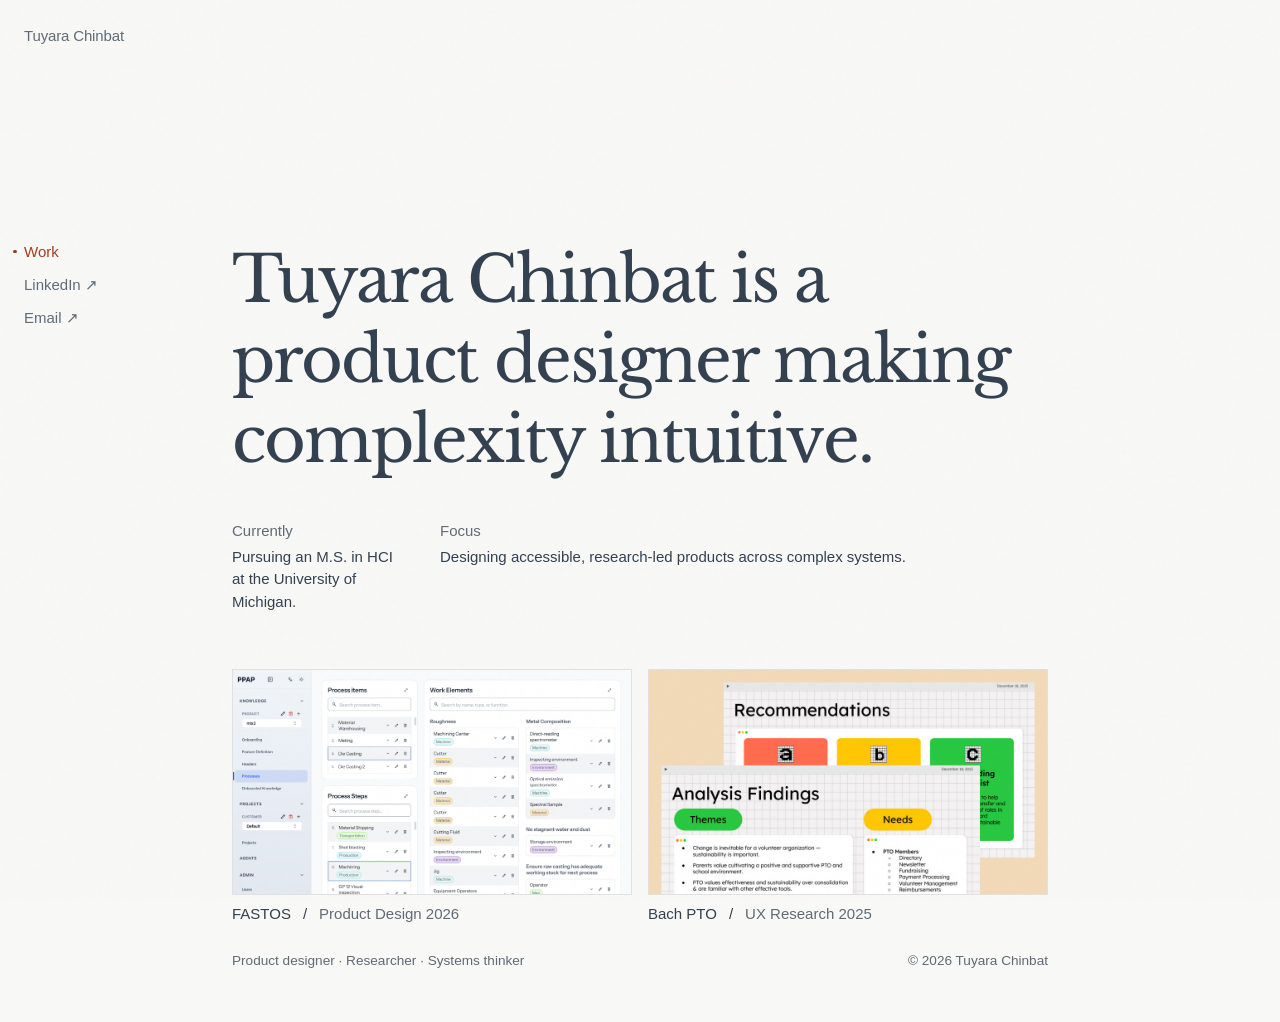
<file: index.html>
<!doctype html>
<html lang="en">
<head>
  <meta charset="utf-8">
  <meta name="viewport" content="width=device-width, initial-scale=1">
  <meta name="description" content="Tuyara Chinbat is a product designer and M.S. in HCI student at the University of Michigan.">
  <title>Tuyara Chinbat — Product Designer</title>
  <link rel="preconnect" href="https://fonts.googleapis.com">
  <link rel="preconnect" href="https://fonts.gstatic.com" crossorigin>
  <link href="https://fonts.googleapis.com/css2?family=Libre+Baskerville:wght@400&display=swap" rel="stylesheet">
  <link rel="stylesheet" href="styles.css">
</head>
<body>
  <a class="skip-link" href="#main">Skip to main content</a>

  <header class="site-header">
    <div class="shell header-inner">
      <a class="wordmark" href="index.html">Tuyara Chinbat</a>
      <nav aria-label="Primary navigation">
        <ul class="nav-list">
          <li><a href="#work" aria-current="page">Work</a></li>
          <li><a class="nav-action nav-action-secondary" href="https://www.linkedin.com/in/tuyara-chinbat/">LinkedIn <span aria-hidden="true">↗</span></a></li>
          <li><a class="nav-action" href="mailto:chtuyara@umich.edu">Email <span aria-hidden="true">↗</span></a></li>
        </ul>
      </nav>
    </div>
  </header>

  <main id="main" class="portfolio-main shell">
    <section class="portfolio-intro">
      <h1>Tuyara Chinbat is a product designer making complexity intuitive.</h1>
      <div class="profile-details">
        <div>
          <p class="detail-label">Currently</p>
          <p>Pursuing an M.S. in HCI<br>at the University of Michigan.</p>
        </div>
        <div>
          <p class="detail-label">Focus</p>
          <p>Designing accessible, research-led products across complex systems.</p>
        </div>
      </div>
    </section>

    <section class="project-grid" id="work">
      <h2 class="visually-hidden">Selected work</h2>
      <a class="project-tile" href="fastos.html">
        <img class="project-thumbnail" src="assets/fastos/dashboard.png" width="3840" height="2496" alt="FastOS process dashboard showing connected process items, steps, and work elements">
        <span class="project-caption"><strong>FASTOS</strong><span>/</span><span>Product Design 2026</span></span>
      </a>
      <a class="project-tile" href="bach-pto.html">
        <img class="project-thumbnail" src="assets/bach-pto/cover.jpg" width="3840" height="2496" alt="Bach PTO research presentation showing analysis findings and recommendations">
        <span class="project-caption"><strong>Bach PTO</strong><span>/</span><span>UX Research 2025</span></span>
      </a>
    </section>
  </main>

  <footer class="site-footer">
    <div class="shell footer-inner">
      <p>Product designer · Researcher · Systems thinker</p>
      <p>© 2026 Tuyara Chinbat</p>
    </div>
  </footer>
</body>
</html>
</file>
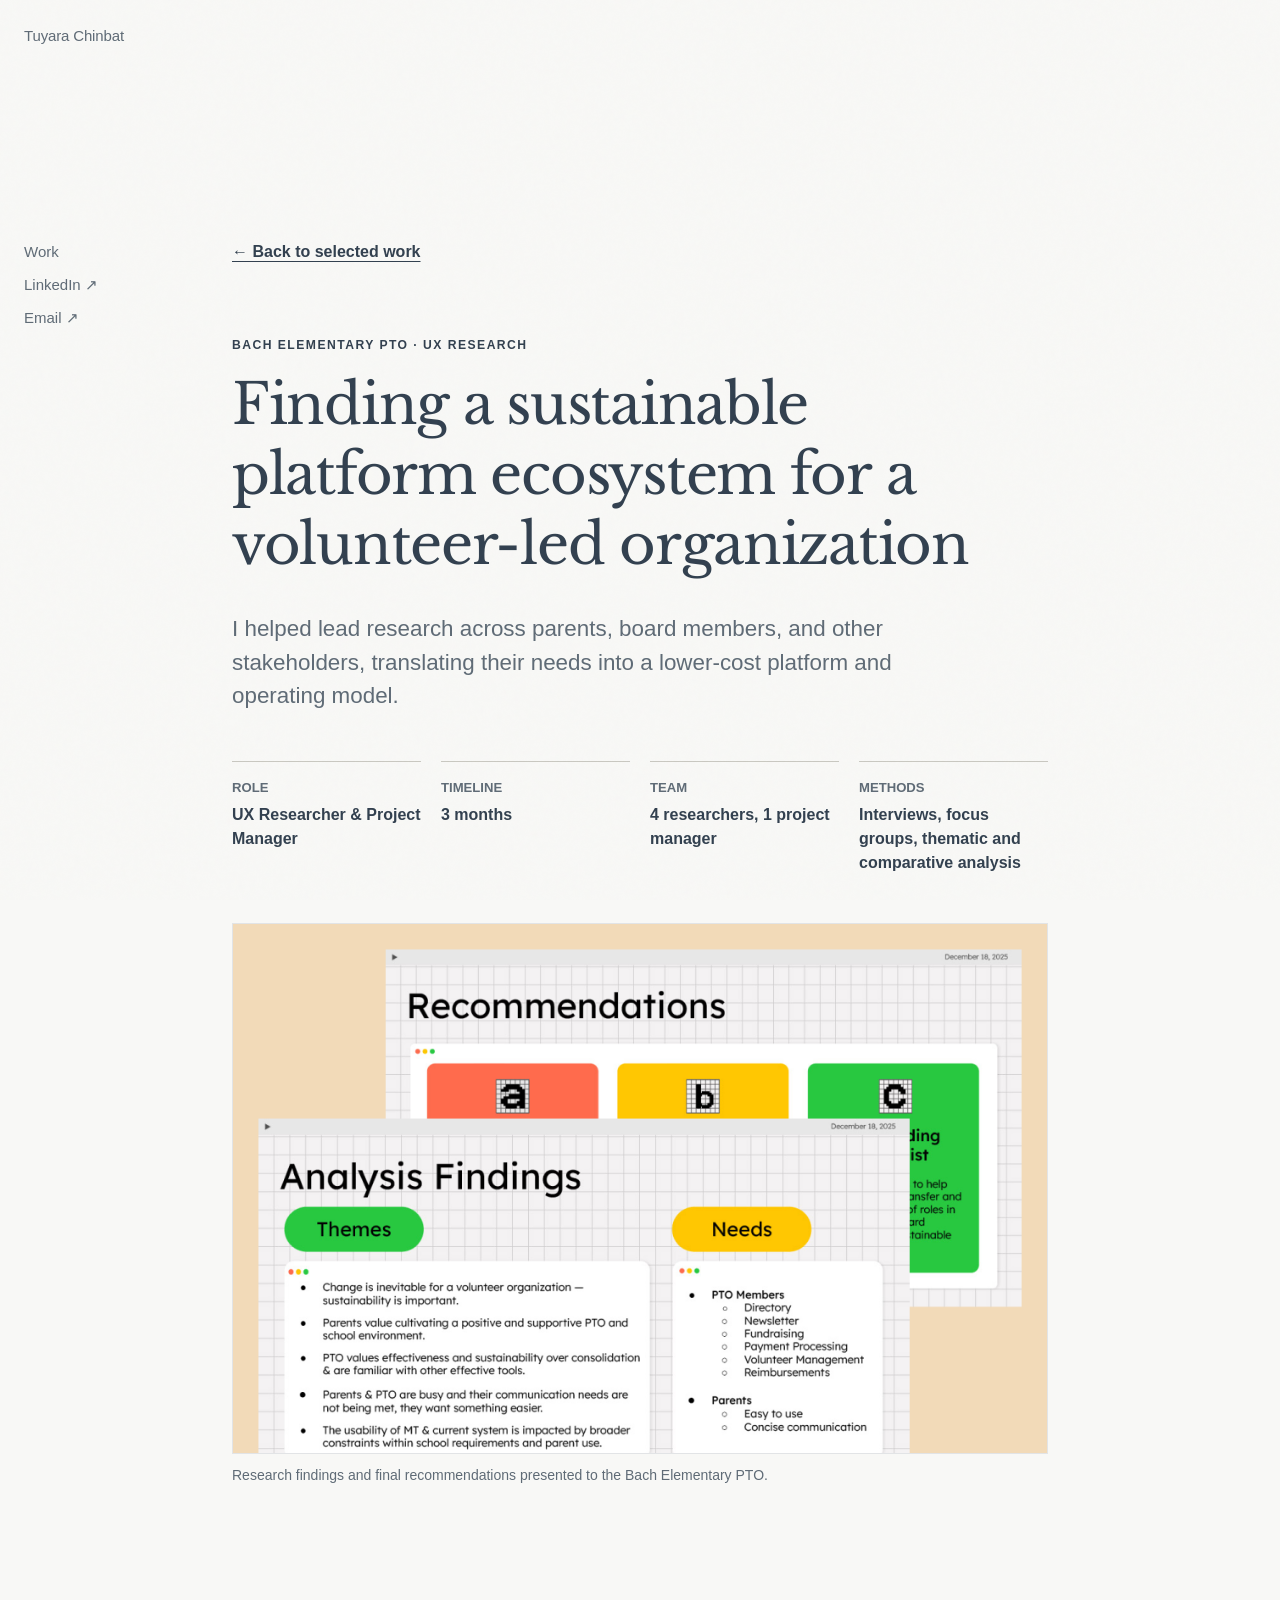
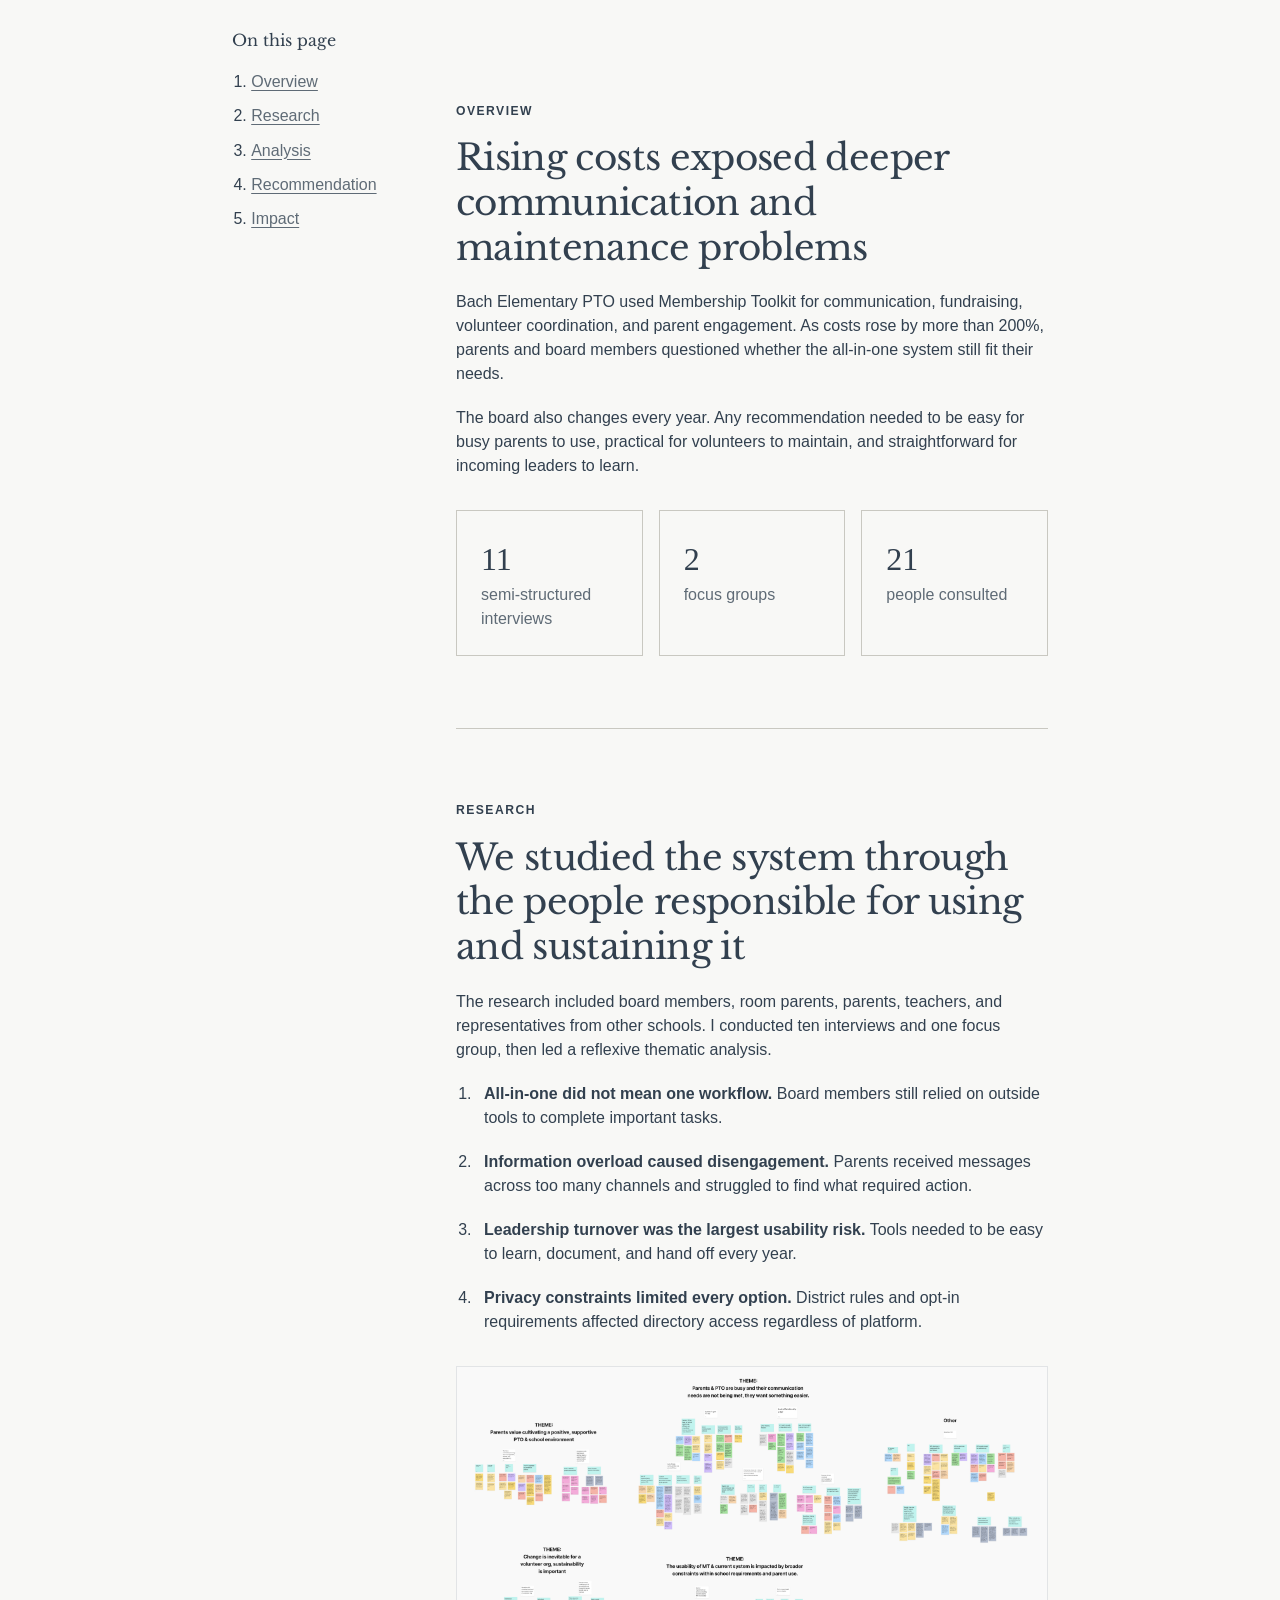
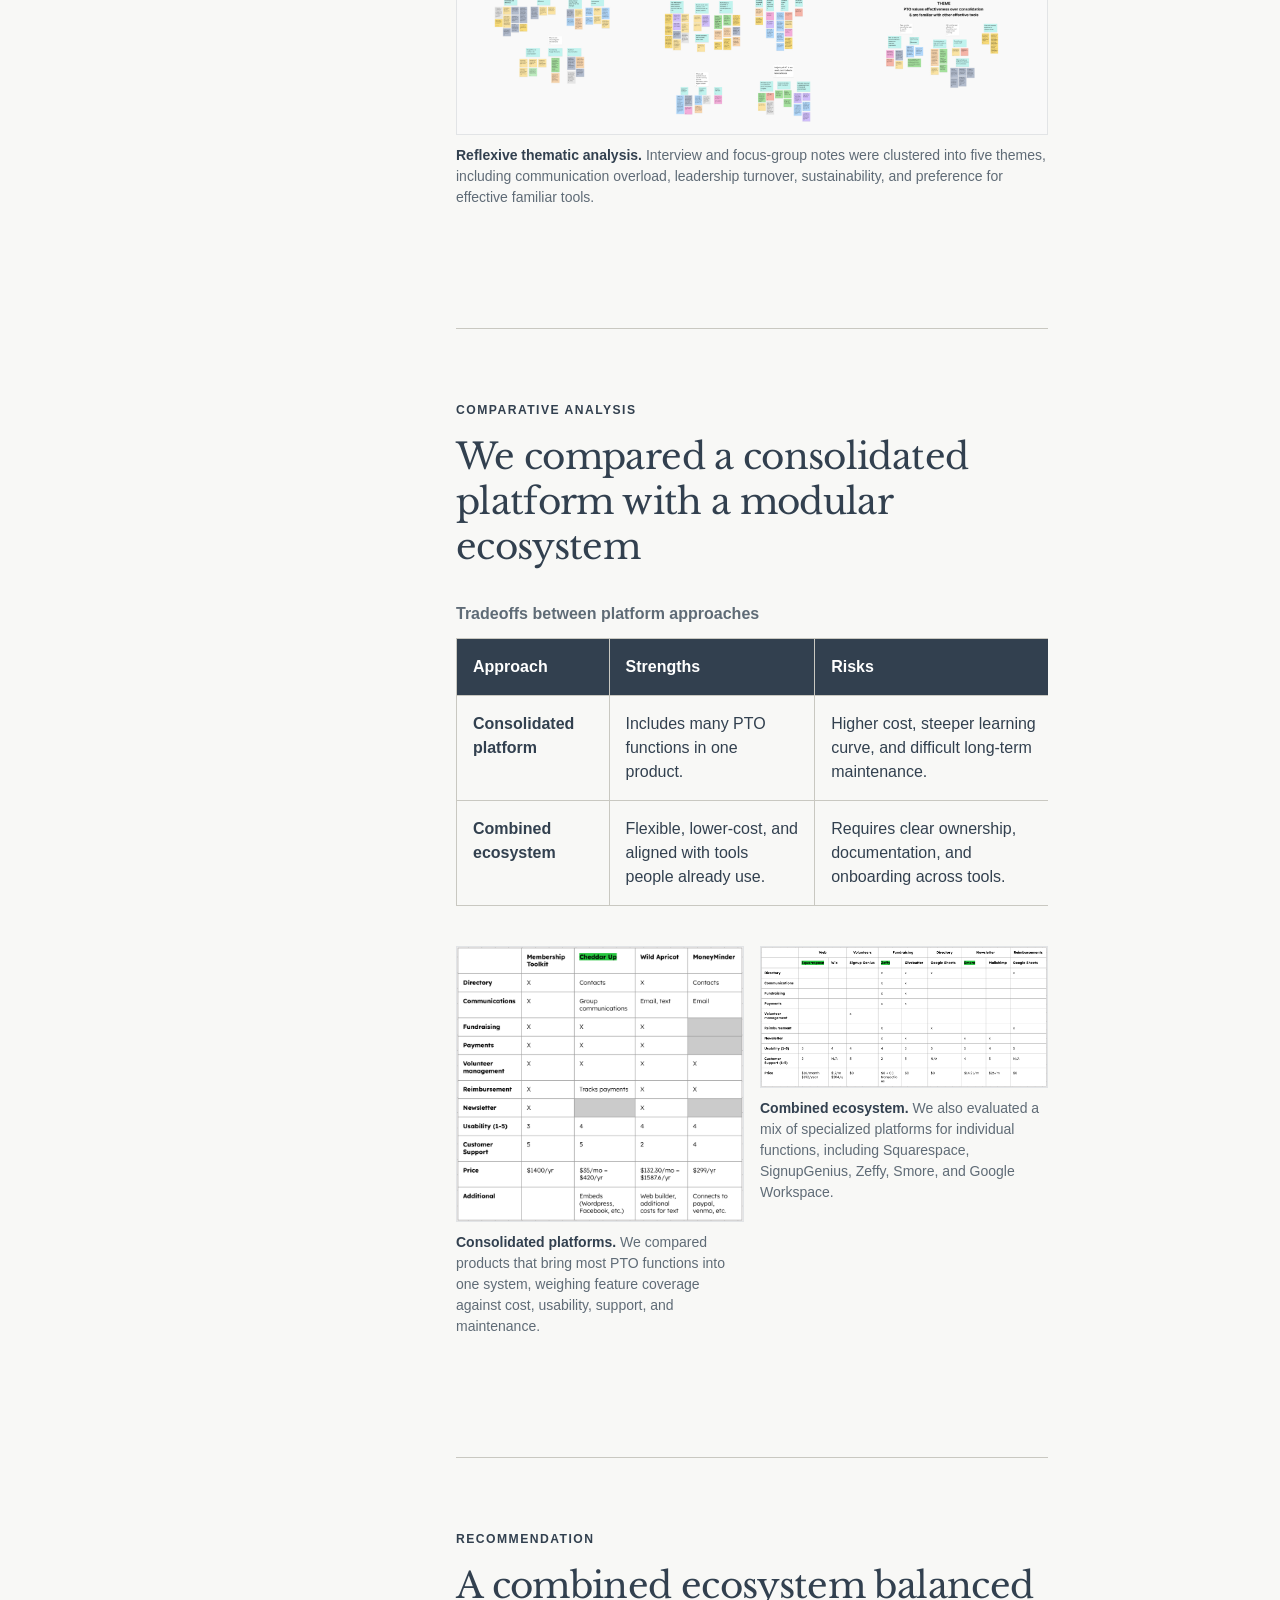
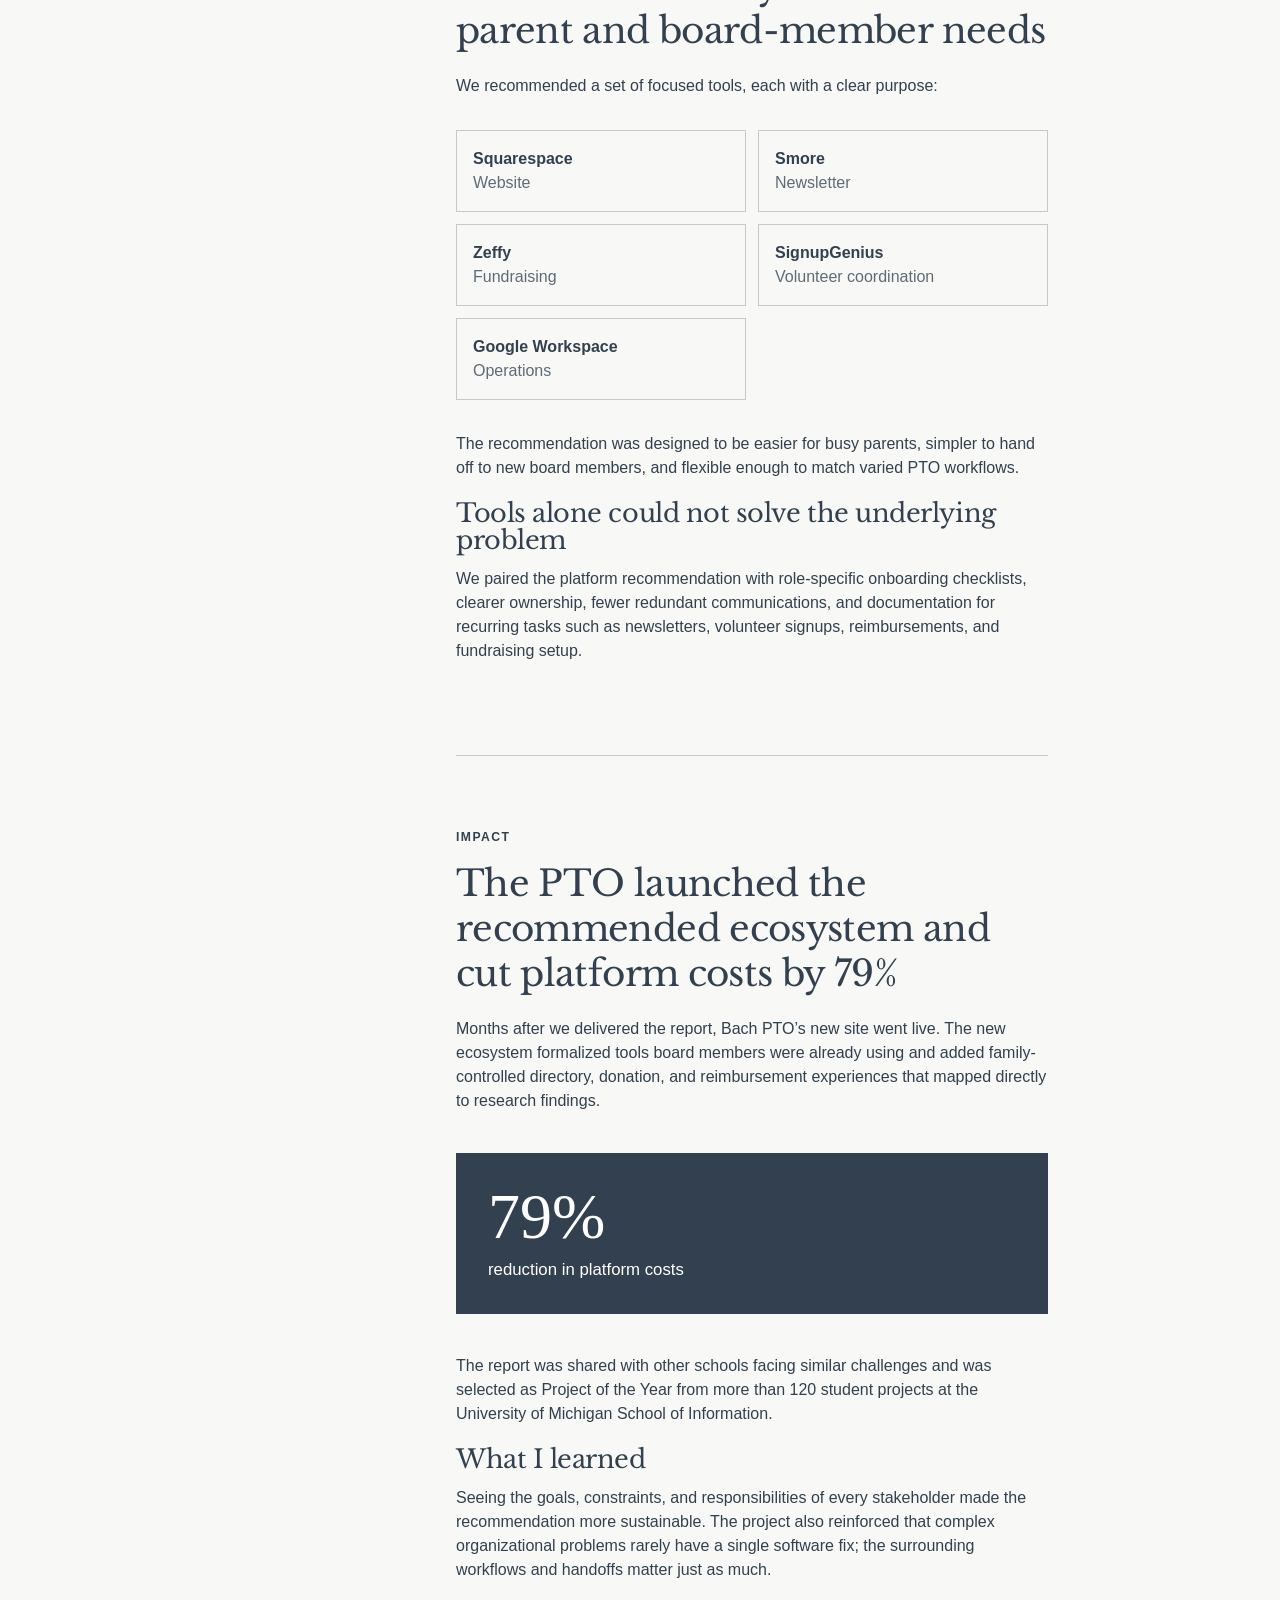
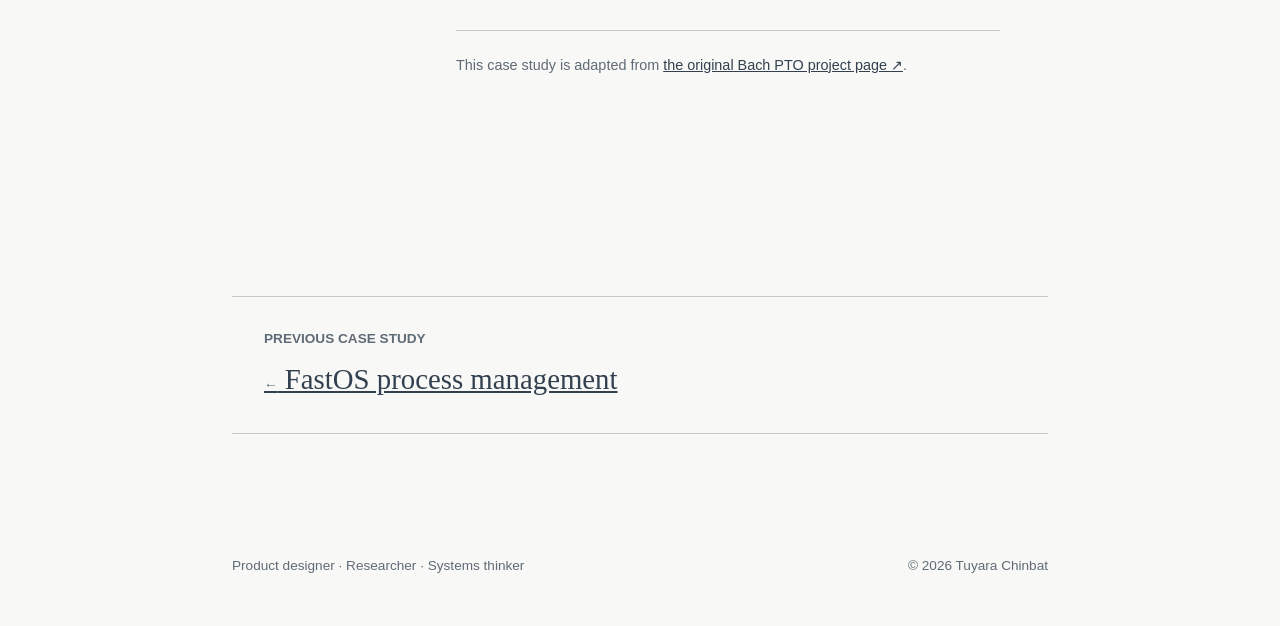
<file: bach-pto.html>
<!doctype html>
<html lang="en">
<head>
  <meta charset="utf-8">
  <meta name="viewport" content="width=device-width, initial-scale=1">
  <meta name="description" content="A UX research case study for the Bach Elementary PTO platform ecosystem.">
  <title>Bach PTO Platform Research — Tuyara Chinbat</title>
  <link rel="preconnect" href="https://fonts.googleapis.com">
  <link rel="preconnect" href="https://fonts.gstatic.com" crossorigin>
  <link href="https://fonts.googleapis.com/css2?family=Libre+Baskerville:wght@400&display=swap" rel="stylesheet">
  <link rel="stylesheet" href="styles.css">
</head>
<body>
  <a class="skip-link" href="#main">Skip to main content</a>

  <header class="site-header">
    <div class="shell header-inner">
      <a class="wordmark" href="index.html">Tuyara Chinbat</a>
      <nav aria-label="Primary navigation">
        <ul class="nav-list">
          <li><a href="index.html#work">Work</a></li>
          <li><a class="nav-action nav-action-secondary" href="https://www.linkedin.com/in/tuyara-chinbat/">LinkedIn <span aria-hidden="true">↗</span></a></li>
          <li><a class="nav-action" href="mailto:chtuyara@umich.edu">Email <span aria-hidden="true">↗</span></a></li>
        </ul>
      </nav>
    </div>
  </header>

  <main id="main">
    <header class="case-hero shell">
      <a class="back-link" href="index.html#work"><span aria-hidden="true">←</span> Back to selected work</a>
      <p class="eyebrow">Bach Elementary PTO · UX research</p>
      <h1>Finding a sustainable platform ecosystem for a volunteer-led organization</h1>
      <p class="case-lede">I helped lead research across parents, board members, and other stakeholders, translating their needs into a lower-cost platform and operating model.</p>
      <dl class="project-facts">
        <div><dt>Role</dt><dd>UX Researcher & Project Manager</dd></div>
        <div><dt>Timeline</dt><dd>3 months</dd></div>
        <div><dt>Team</dt><dd>4 researchers, 1 project manager</dd></div>
        <div><dt>Methods</dt><dd>Interviews, focus groups, thematic and comparative analysis</dd></div>
      </dl>
      <figure class="case-media case-media-hero">
        <img src="assets/bach-pto/cover.jpg" width="3840" height="2496" alt="Bach PTO research presentation with analysis findings and three recommendation cards">
        <figcaption>Research findings and final recommendations presented to the Bach Elementary PTO.</figcaption>
      </figure>
    </header>

    <div class="case-layout shell">
      <aside class="case-nav">
        <h2>On this page</h2>
        <nav aria-label="Case study sections">
          <ol>
            <li><a href="#overview">Overview</a></li>
            <li><a href="#research">Research</a></li>
            <li><a href="#analysis">Analysis</a></li>
            <li><a href="#recommendation">Recommendation</a></li>
            <li><a href="#impact">Impact</a></li>
          </ol>
        </nav>
      </aside>

      <article class="case-content">
        <section id="overview">
          <p class="eyebrow">Overview</p>
          <h2>Rising costs exposed deeper communication and maintenance problems</h2>
          <p>Bach Elementary PTO used Membership Toolkit for communication, fundraising, volunteer coordination, and parent engagement. As costs rose by more than 200%, parents and board members questioned whether the all-in-one system still fit their needs.</p>
          <p>The board also changes every year. Any recommendation needed to be easy for busy parents to use, practical for volunteers to maintain, and straightforward for incoming leaders to learn.</p>
          <div class="callout-grid three-up">
            <div><strong>11</strong><span>semi-structured interviews</span></div>
            <div><strong>2</strong><span>focus groups</span></div>
            <div><strong>21</strong><span>people consulted</span></div>
          </div>
        </section>

        <section id="research">
          <p class="eyebrow">Research</p>
          <h2>We studied the system through the people responsible for using and sustaining it</h2>
          <p>The research included board members, room parents, parents, teachers, and representatives from other schools. I conducted ten interviews and one focus group, then led a reflexive thematic analysis.</p>
          <ol class="insight-list">
            <li><strong>All-in-one did not mean one workflow.</strong> Board members still relied on outside tools to complete important tasks.</li>
            <li><strong>Information overload caused disengagement.</strong> Parents received messages across too many channels and struggled to find what required action.</li>
            <li><strong>Leadership turnover was the largest usability risk.</strong> Tools needed to be easy to learn, document, and hand off every year.</li>
            <li><strong>Privacy constraints limited every option.</strong> District rules and opt-in requirements affected directory access regardless of platform.</li>
          </ol>
          <figure class="case-media">
            <img src="assets/bach-pto/thematic-analysis.jpg" width="3723" height="2313" loading="lazy" alt="Thematic analysis board grouping interview notes into five themes about communication, sustainability, usability, community, and effective tools">
            <figcaption><strong>Reflexive thematic analysis.</strong> Interview and focus-group notes were clustered into five themes, including communication overload, leadership turnover, sustainability, and preference for effective familiar tools.</figcaption>
          </figure>
        </section>

        <section id="analysis">
          <p class="eyebrow">Comparative analysis</p>
          <h2>We compared a consolidated platform with a modular ecosystem</h2>
          <div class="table-wrap" tabindex="0">
            <table>
              <caption>Tradeoffs between platform approaches</caption>
              <thead><tr><th scope="col">Approach</th><th scope="col">Strengths</th><th scope="col">Risks</th></tr></thead>
              <tbody>
                <tr><th scope="row">Consolidated platform</th><td>Includes many PTO functions in one product.</td><td>Higher cost, steeper learning curve, and difficult long-term maintenance.</td></tr>
                <tr><th scope="row">Combined ecosystem</th><td>Flexible, lower-cost, and aligned with tools people already use.</td><td>Requires clear ownership, documentation, and onboarding across tools.</td></tr>
              </tbody>
            </table>
          </div>
          <div class="case-media-grid" aria-label="Competitive analysis approaches">
            <figure class="case-media">
              <img src="assets/bach-pto/consolidated-platforms.png" width="1564" height="1498" loading="lazy" alt="Comparison matrix of Membership Toolkit, Cheddar Up, Wild Apricot, and MoneyMinder across PTO features, usability, support, and price">
              <figcaption><strong>Consolidated platforms.</strong> We compared products that bring most PTO functions into one system, weighing feature coverage against cost, usability, support, and maintenance.</figcaption>
            </figure>
            <figure class="case-media">
              <img src="assets/bach-pto/combined-platforms.png" width="2186" height="1072" loading="lazy" alt="Comparison matrix of specialized website, volunteer, fundraising, directory, newsletter, and reimbursement tools">
              <figcaption><strong>Combined ecosystem.</strong> We also evaluated a mix of specialized platforms for individual functions, including Squarespace, SignupGenius, Zeffy, Smore, and Google Workspace.</figcaption>
            </figure>
          </div>
        </section>

        <section id="recommendation">
          <p class="eyebrow">Recommendation</p>
          <h2>A combined ecosystem balanced parent and board-member needs</h2>
          <p>We recommended a set of focused tools, each with a clear purpose:</p>
          <dl class="tool-list">
            <div><dt>Squarespace</dt><dd>Website</dd></div>
            <div><dt>Smore</dt><dd>Newsletter</dd></div>
            <div><dt>Zeffy</dt><dd>Fundraising</dd></div>
            <div><dt>SignupGenius</dt><dd>Volunteer coordination</dd></div>
            <div><dt>Google Workspace</dt><dd>Operations</dd></div>
          </dl>
          <p>The recommendation was designed to be easier for busy parents, simpler to hand off to new board members, and flexible enough to match varied PTO workflows.</p>
          <h3>Tools alone could not solve the underlying problem</h3>
          <p>We paired the platform recommendation with role-specific onboarding checklists, clearer ownership, fewer redundant communications, and documentation for recurring tasks such as newsletters, volunteer signups, reimbursements, and fundraising setup.</p>
        </section>

        <section id="impact">
          <p class="eyebrow">Impact</p>
          <h2>The PTO launched the recommended ecosystem and cut platform costs by 79%</h2>
          <p>Months after we delivered the report, Bach PTO’s new site went live. The new ecosystem formalized tools board members were already using and added family-controlled directory, donation, and reimbursement experiences that mapped directly to research findings.</p>
          <div class="impact-stat"><strong>79%</strong><span>reduction in platform costs</span></div>
          <p>The report was shared with other schools facing similar challenges and was selected as Project of the Year from more than 120 student projects at the University of Michigan School of Information.</p>
          <h3>What I learned</h3>
          <p>Seeing the goals, constraints, and responsibilities of every stakeholder made the recommendation more sustainable. The project also reinforced that complex organizational problems rarely have a single software fix; the surrounding workflows and handoffs matter just as much.</p>
          <p class="source-note">This case study is adapted from <a href="https://tuyara.framer.website/project-bach-pto">the original Bach PTO project page <span aria-hidden="true">↗</span></a>.</p>
        </section>
      </article>
    </div>

    <nav class="next-project shell" aria-label="Project pagination">
      <span>Previous case study</span>
      <a href="fastos.html"><span aria-hidden="true">←</span> FastOS process management</a>
    </nav>
  </main>

  <footer class="site-footer">
    <div class="shell footer-inner"><p>Product designer · Researcher · Systems thinker</p><p>© 2026 Tuyara Chinbat</p></div>
  </footer>
</body>
</html>
</file>
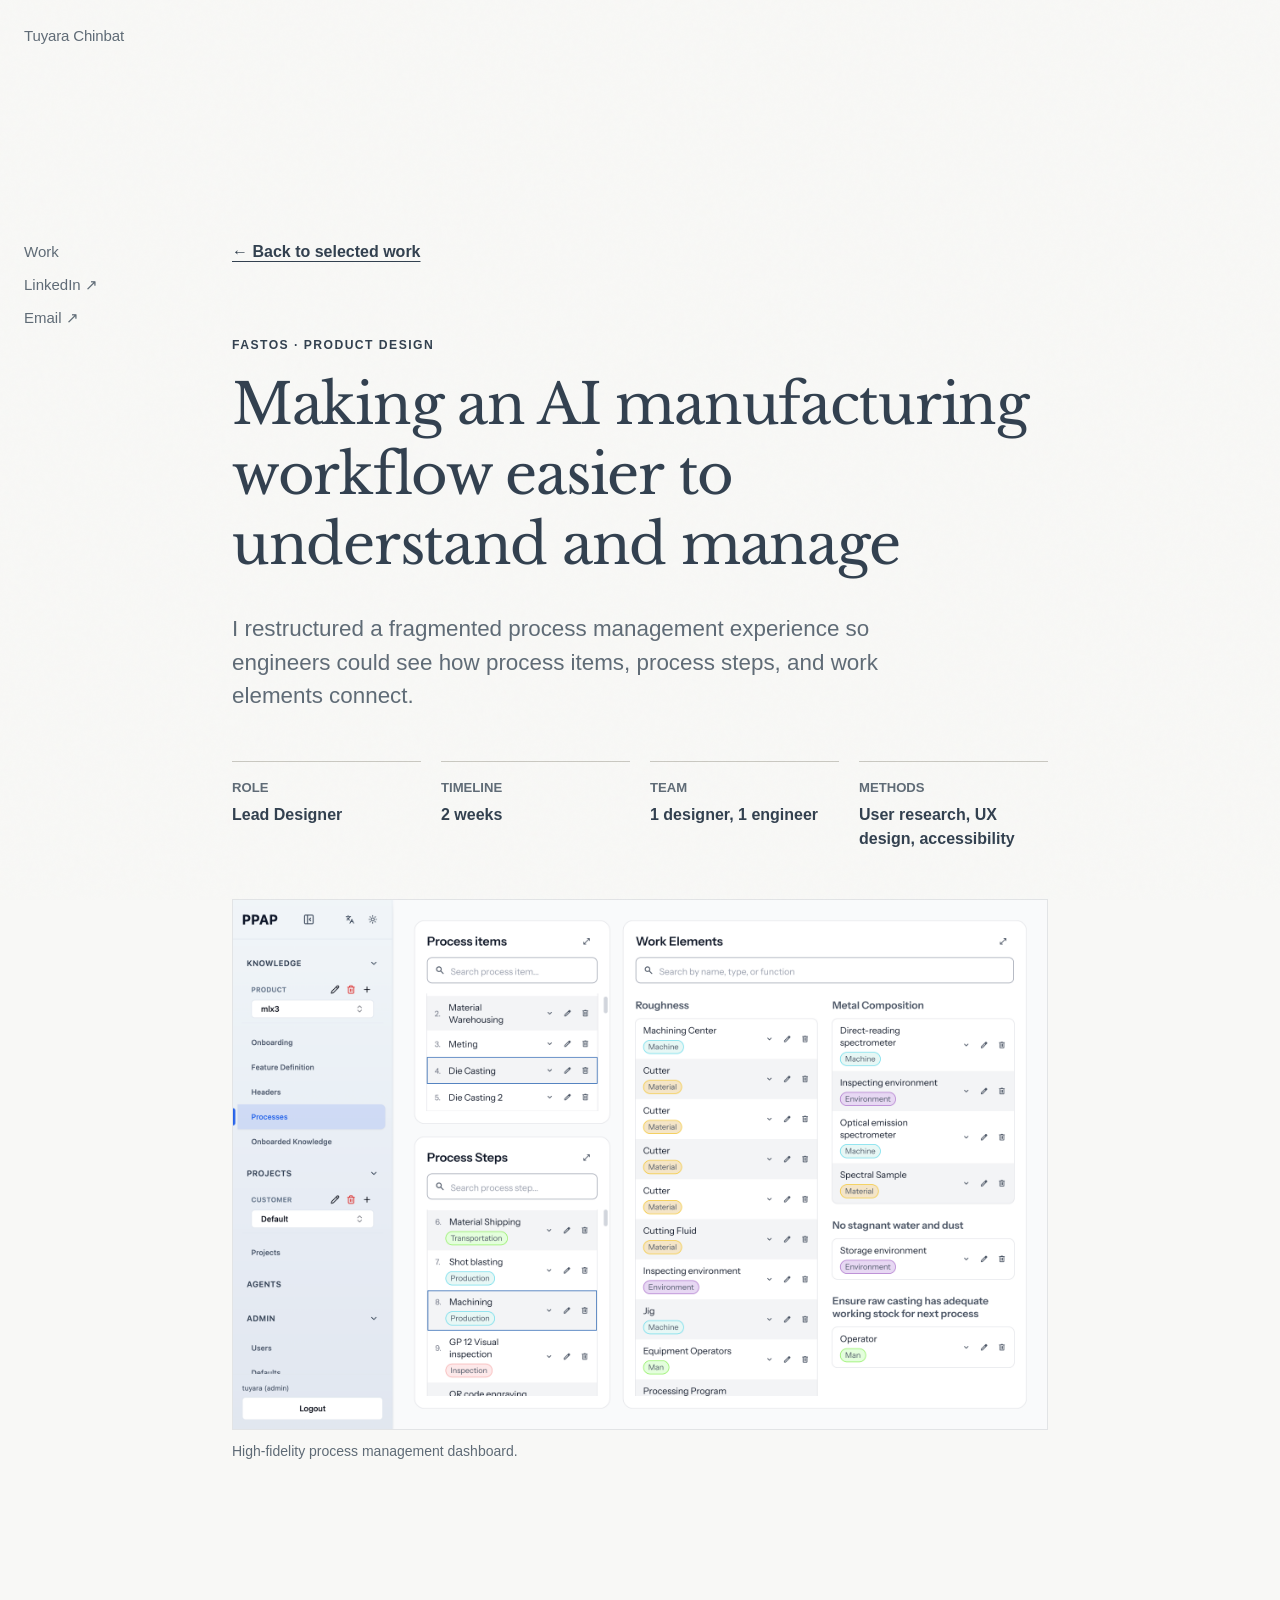
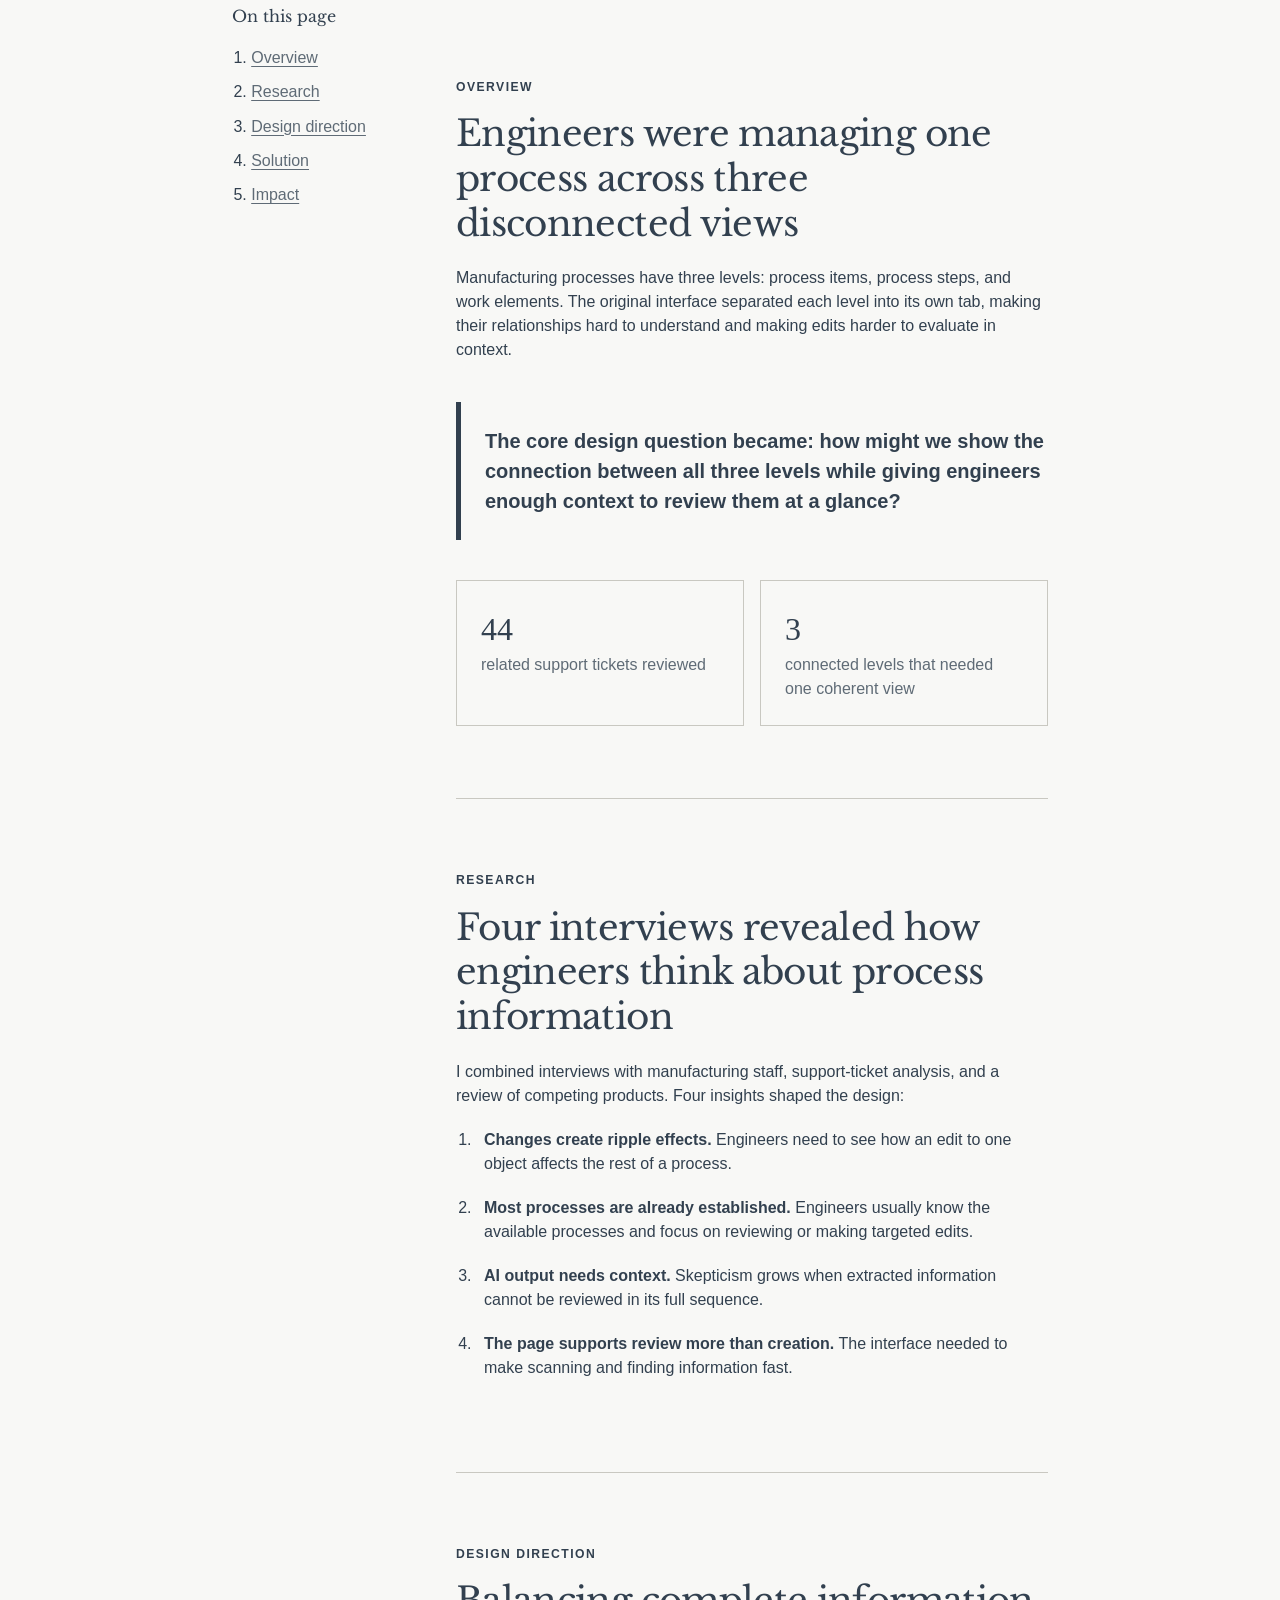
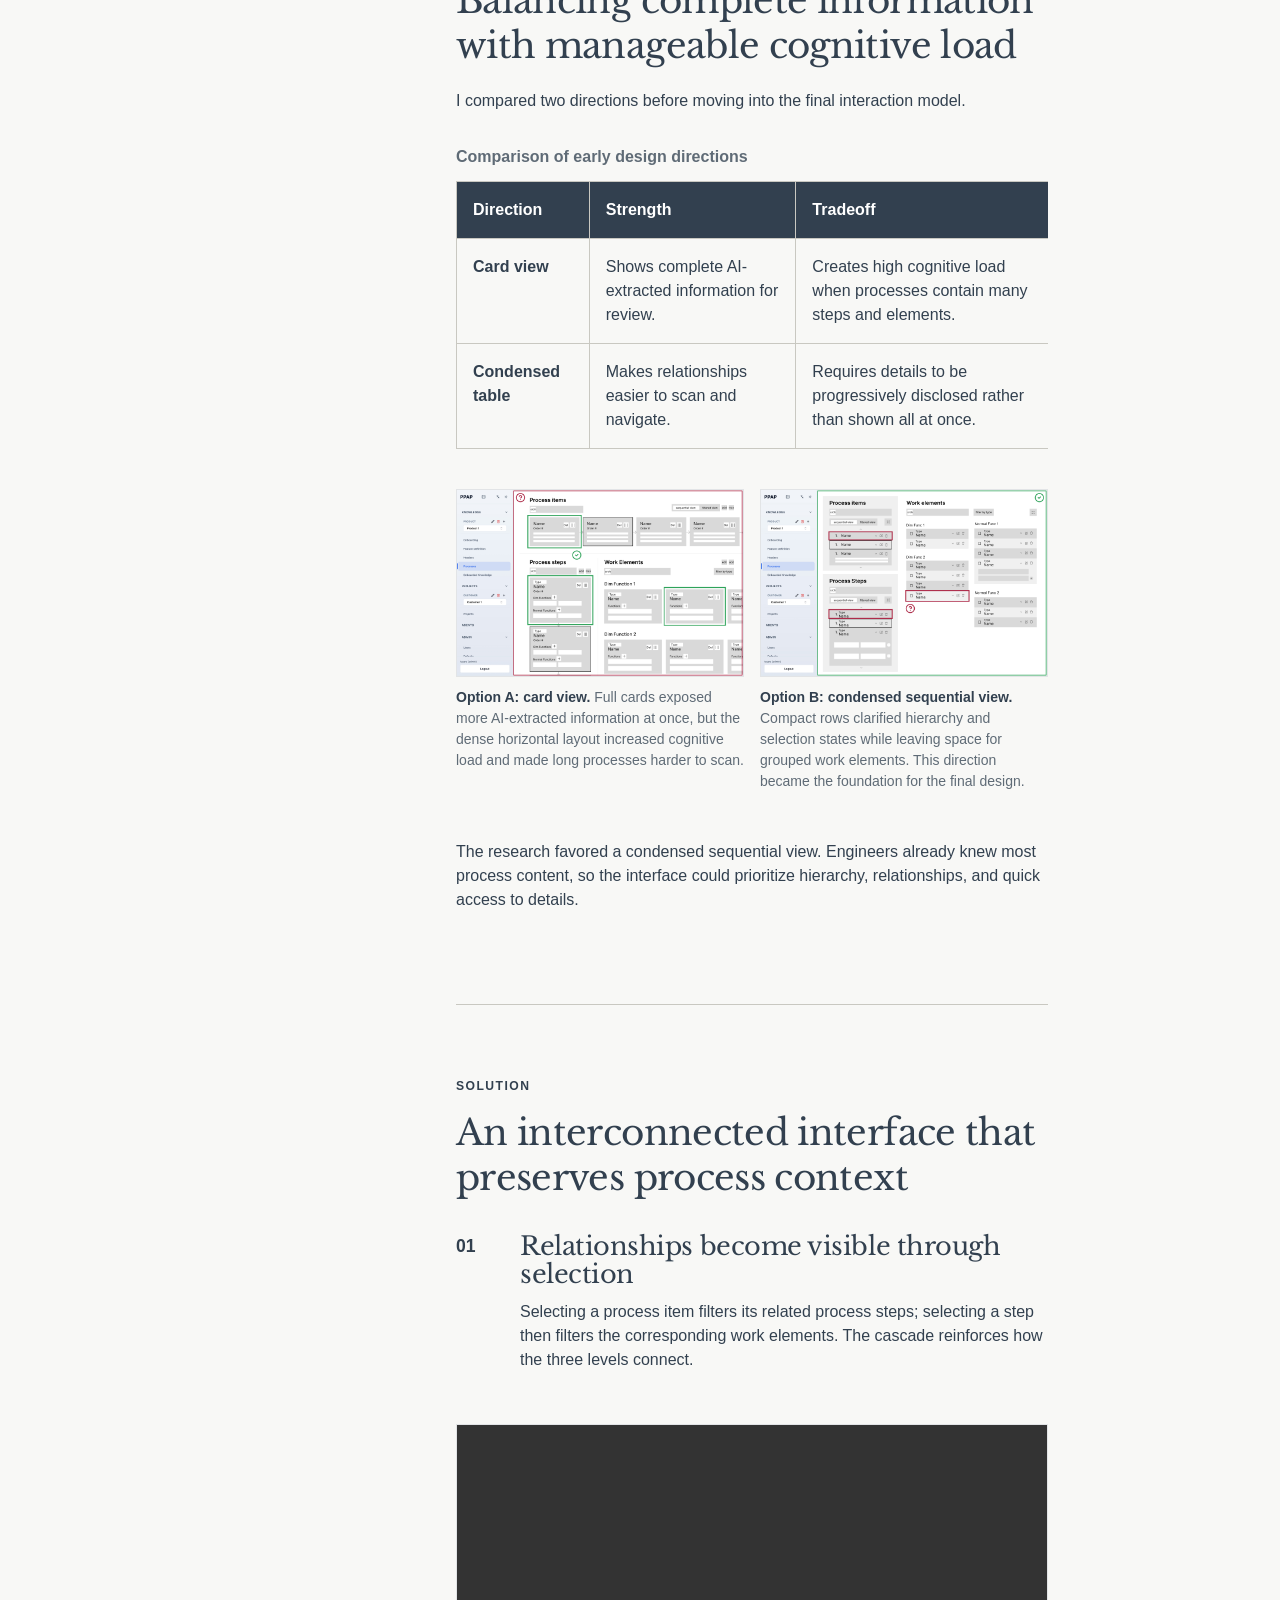
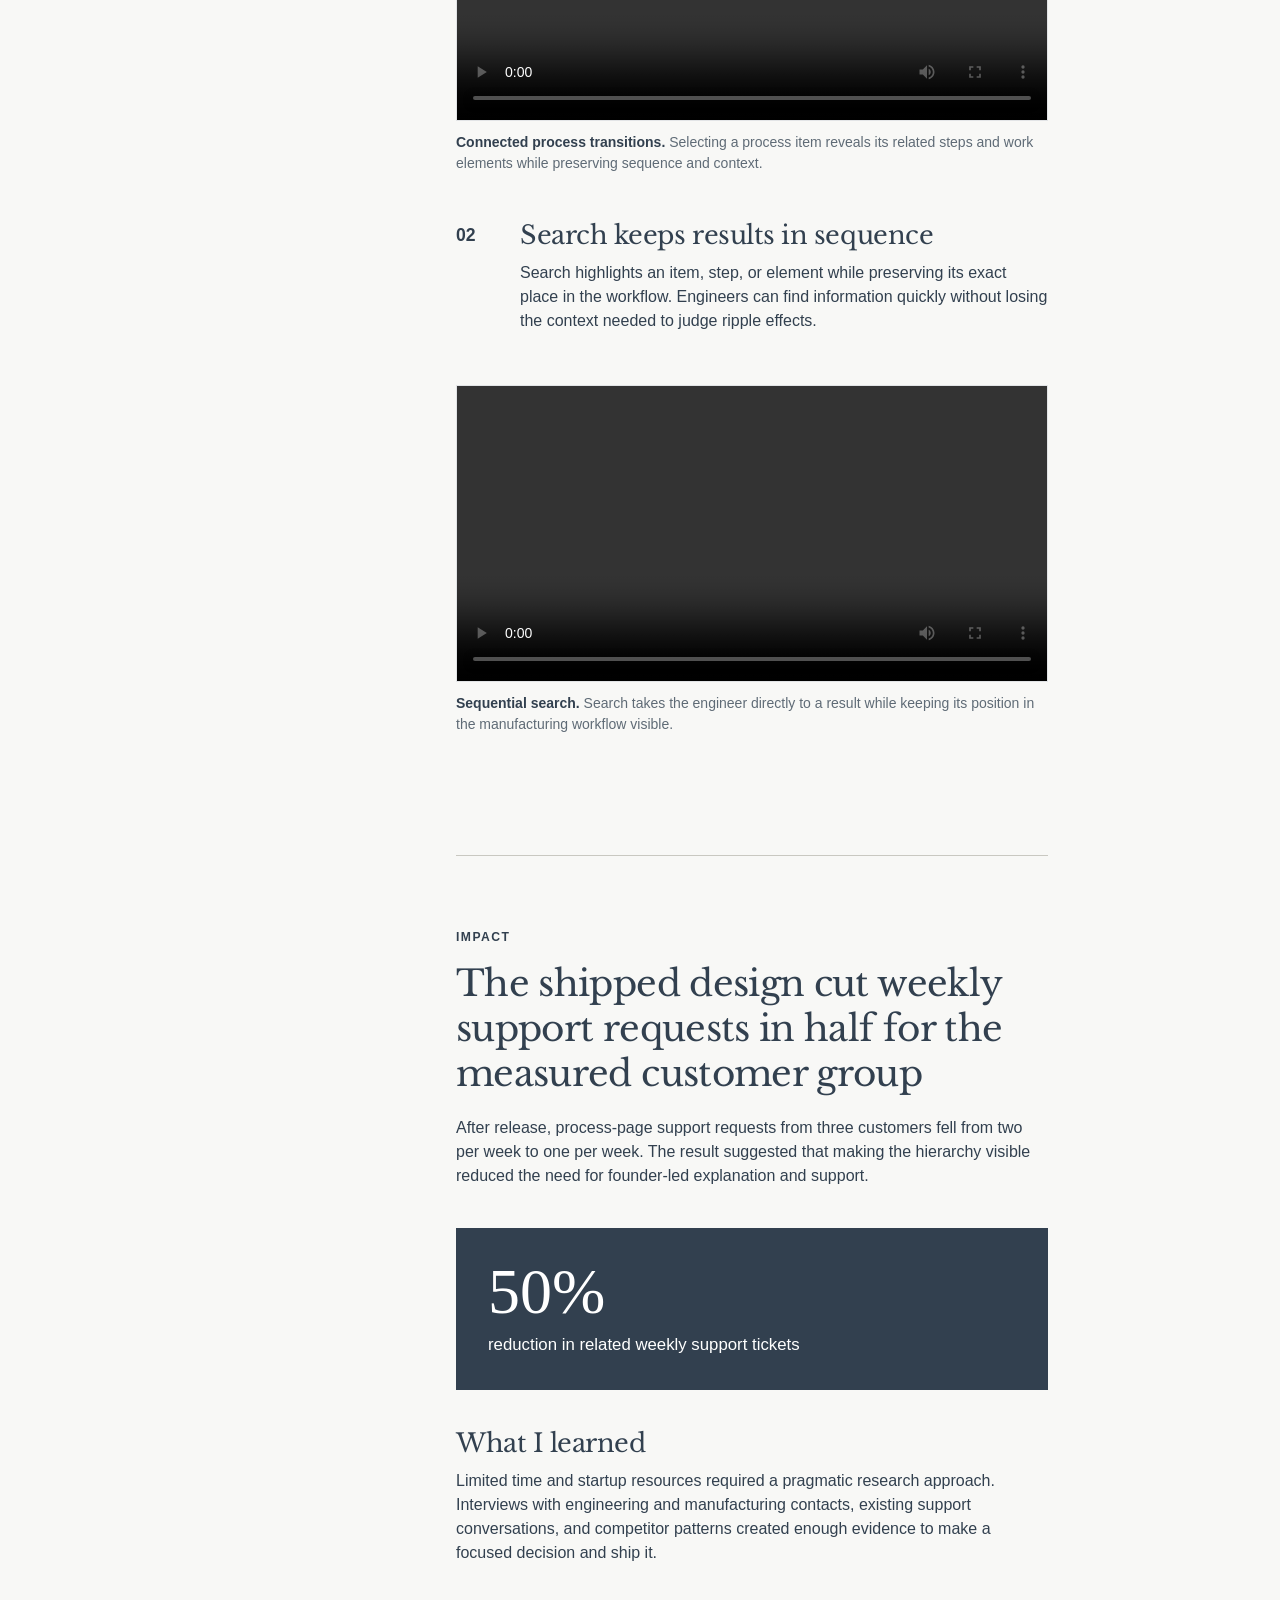
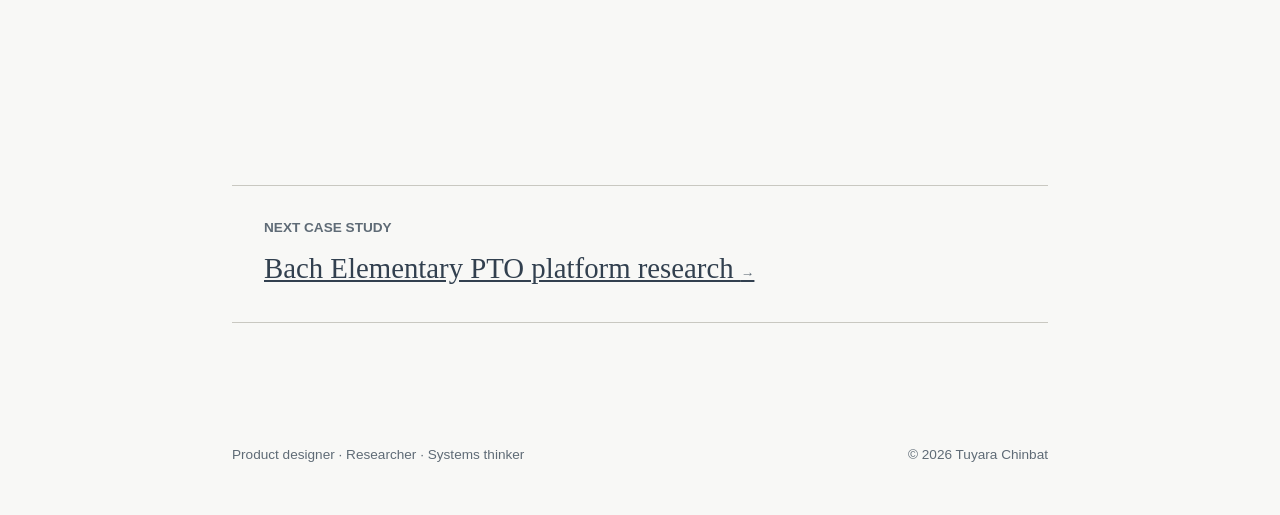
<file: fastos.html>
<!doctype html>
<html lang="en">
<head>
  <meta charset="utf-8">
  <meta name="viewport" content="width=device-width, initial-scale=1">
  <meta name="description" content="A product design case study about restructuring AI manufacturing process management for engineers.">
  <title>FastOS Process Management — Tuyara Chinbat</title>
  <link rel="preconnect" href="https://fonts.googleapis.com">
  <link rel="preconnect" href="https://fonts.gstatic.com" crossorigin>
  <link href="https://fonts.googleapis.com/css2?family=Libre+Baskerville:wght@400&display=swap" rel="stylesheet">
  <link rel="stylesheet" href="styles.css">
</head>
<body>
  <a class="skip-link" href="#main">Skip to main content</a>

  <header class="site-header">
    <div class="shell header-inner">
      <a class="wordmark" href="index.html">Tuyara Chinbat</a>
      <nav aria-label="Primary navigation">
        <ul class="nav-list">
          <li><a href="index.html#work">Work</a></li>
          <li><a class="nav-action nav-action-secondary" href="https://www.linkedin.com/in/tuyara-chinbat/">LinkedIn <span aria-hidden="true">↗</span></a></li>
          <li><a class="nav-action" href="mailto:chtuyara@umich.edu">Email <span aria-hidden="true">↗</span></a></li>
        </ul>
      </nav>
    </div>
  </header>

  <main id="main">
    <header class="case-hero shell">
      <a class="back-link" href="index.html#work"><span aria-hidden="true">←</span> Back to selected work</a>
      <p class="eyebrow">FastOS · Product design</p>
      <h1>Making an AI manufacturing workflow easier to understand and manage</h1>
      <p class="case-lede">I restructured a fragmented process management experience so engineers could see how process items, process steps, and work elements connect.</p>
      <dl class="project-facts">
        <div><dt>Role</dt><dd>Lead Designer</dd></div>
        <div><dt>Timeline</dt><dd>2 weeks</dd></div>
        <div><dt>Team</dt><dd>1 designer, 1 engineer</dd></div>
        <div><dt>Methods</dt><dd>User research, UX design, accessibility</dd></div>
      </dl>
      <figure class="case-media case-media-hero">
        <img src="assets/fastos/dashboard.png" width="3840" height="2496" alt="FastOS dashboard with process items and steps arranged beside categorized work elements">
        <figcaption>High-fidelity process management dashboard.</figcaption>
      </figure>
    </header>

    <div class="case-layout shell">
      <aside class="case-nav">
        <h2>On this page</h2>
        <nav aria-label="Case study sections">
          <ol>
            <li><a href="#overview">Overview</a></li>
            <li><a href="#research">Research</a></li>
            <li><a href="#direction">Design direction</a></li>
            <li><a href="#solution">Solution</a></li>
            <li><a href="#impact">Impact</a></li>
          </ol>
        </nav>
      </aside>

      <article class="case-content">
        <section id="overview">
          <p class="eyebrow">Overview</p>
          <h2>Engineers were managing one process across three disconnected views</h2>
          <p>Manufacturing processes have three levels: process items, process steps, and work elements. The original interface separated each level into its own tab, making their relationships hard to understand and making edits harder to evaluate in context.</p>
          <blockquote>
            <p>The core design question became: how might we show the connection between all three levels while giving engineers enough context to review them at a glance?</p>
          </blockquote>
          <div class="callout-grid">
            <div><strong>44</strong><span>related support tickets reviewed</span></div>
            <div><strong>3</strong><span>connected levels that needed one coherent view</span></div>
          </div>
        </section>

        <section id="research">
          <p class="eyebrow">Research</p>
          <h2>Four interviews revealed how engineers think about process information</h2>
          <p>I combined interviews with manufacturing staff, support-ticket analysis, and a review of competing products. Four insights shaped the design:</p>
          <ol class="insight-list">
            <li><strong>Changes create ripple effects.</strong> Engineers need to see how an edit to one object affects the rest of a process.</li>
            <li><strong>Most processes are already established.</strong> Engineers usually know the available processes and focus on reviewing or making targeted edits.</li>
            <li><strong>AI output needs context.</strong> Skepticism grows when extracted information cannot be reviewed in its full sequence.</li>
            <li><strong>The page supports review more than creation.</strong> The interface needed to make scanning and finding information fast.</li>
          </ol>
        </section>

        <section id="direction">
          <p class="eyebrow">Design direction</p>
          <h2>Balancing complete information with manageable cognitive load</h2>
          <p>I compared two directions before moving into the final interaction model.</p>
          <div class="table-wrap" tabindex="0">
            <table>
              <caption>Comparison of early design directions</caption>
              <thead><tr><th scope="col">Direction</th><th scope="col">Strength</th><th scope="col">Tradeoff</th></tr></thead>
              <tbody>
                <tr><th scope="row">Card view</th><td>Shows complete AI-extracted information for review.</td><td>Creates high cognitive load when processes contain many steps and elements.</td></tr>
                <tr><th scope="row">Condensed table</th><td>Makes relationships easier to scan and navigate.</td><td>Requires details to be progressively disclosed rather than shown all at once.</td></tr>
              </tbody>
            </table>
          </div>
          <div class="case-media-grid" aria-label="Low-fidelity design directions">
            <figure class="case-media">
              <img src="assets/fastos/low-fi-option-a.jpg" width="3840" height="2496" loading="lazy" alt="Low-fidelity option A using horizontal cards to show a process sequence, with process steps and work elements below">
              <figcaption><strong>Option A: card view.</strong> Full cards exposed more AI-extracted information at once, but the dense horizontal layout increased cognitive load and made long processes harder to scan.</figcaption>
            </figure>
            <figure class="case-media">
              <img src="assets/fastos/low-fi-option-b.jpg" width="3840" height="2496" loading="lazy" alt="Low-fidelity option B using compact vertical lists for process items and steps beside grouped work elements">
              <figcaption><strong>Option B: condensed sequential view.</strong> Compact rows clarified hierarchy and selection states while leaving space for grouped work elements. This direction became the foundation for the final design.</figcaption>
            </figure>
          </div>
          <p>The research favored a condensed sequential view. Engineers already knew most process content, so the interface could prioritize hierarchy, relationships, and quick access to details.</p>
        </section>

        <section id="solution">
          <p class="eyebrow">Solution</p>
          <h2>An interconnected interface that preserves process context</h2>
          <div class="solution-step">
            <span>01</span><div><h3>Relationships become visible through selection</h3><p>Selecting a process item filters its related process steps; selecting a step then filters the corresponding work elements. The cascade reinforces how the three levels connect.</p></div>
          </div>
          <figure class="case-media">
            <video controls playsinline preload="metadata" aria-label="Prototype demonstrating connected process transitions">
              <source src="assets/fastos/processes-transitions.mp4" type="video/mp4">
              Your browser does not support embedded video. <a href="assets/fastos/processes-transitions.mp4">Download the connected process transitions prototype</a>.
            </video>
            <figcaption><strong>Connected process transitions.</strong> Selecting a process item reveals its related steps and work elements while preserving sequence and context.</figcaption>
          </figure>
          <div class="solution-step">
            <span>02</span><div><h3>Search keeps results in sequence</h3><p>Search highlights an item, step, or element while preserving its exact place in the workflow. Engineers can find information quickly without losing the context needed to judge ripple effects.</p></div>
          </div>
          <figure class="case-media">
            <video controls playsinline preload="metadata" aria-label="Prototype demonstrating sequential search">
              <source src="assets/fastos/sequential-search.mp4" type="video/mp4">
              Your browser does not support embedded video. <a href="assets/fastos/sequential-search.mp4">Download the sequential search prototype</a>.
            </video>
            <figcaption><strong>Sequential search.</strong> Search takes the engineer directly to a result while keeping its position in the manufacturing workflow visible.</figcaption>
          </figure>
        </section>

        <section id="impact">
          <p class="eyebrow">Impact</p>
          <h2>The shipped design cut weekly support requests in half for the measured customer group</h2>
          <p>After release, process-page support requests from three customers fell from two per week to one per week. The result suggested that making the hierarchy visible reduced the need for founder-led explanation and support.</p>
          <div class="impact-stat"><strong>50%</strong><span>reduction in related weekly support tickets</span></div>
          <h3>What I learned</h3>
          <p>Limited time and startup resources required a pragmatic research approach. Interviews with engineering and manufacturing contacts, existing support conversations, and competitor patterns created enough evidence to make a focused decision and ship it.</p>
        </section>
      </article>
    </div>

    <nav class="next-project shell" aria-label="Project pagination">
      <span>Next case study</span>
      <a href="bach-pto.html">Bach Elementary PTO platform research <span aria-hidden="true">→</span></a>
    </nav>
  </main>

  <footer class="site-footer">
    <div class="shell footer-inner"><p>Product designer · Researcher · Systems thinker</p><p>© 2026 Tuyara Chinbat</p></div>
  </footer>
</body>
</html>
</file>
<file: styles.css>
:root {
  --navy: #32404f;
  --navy-strong: #32404f;
  --blue: #32404f;
  --blue-soft: #e7edf2;
  --ink: #32404f;
  --muted: #5f6b76;
  --paper: #f8f8f6;
  --wash: #efeee9;
  --line: #c9c8c1;
  --focus: #9f3e1d;
  --accent: #9f3e1d;
  --max: 51rem;
}

* { box-sizing: border-box; }

html { scroll-behavior: smooth; }

body {
  margin: 0;
  background: var(--paper);
  color: var(--ink);
  font-family: Arial, Helvetica, sans-serif;
  font-size: 1rem;
  line-height: 1.5;
}

body::after {
  content: "";
  position: fixed;
  z-index: 90;
  inset: 0;
  pointer-events: none;
  opacity: 0.025;
  background-image: url("data:image/svg+xml,%3Csvg viewBox='0 0 180 180' xmlns='http://www.w3.org/2000/svg'%3E%3Cfilter id='n'%3E%3CfeTurbulence type='fractalNoise' baseFrequency='.85' numOctaves='3' stitchTiles='stitch'/%3E%3C/filter%3E%3Crect width='100%25' height='100%25' filter='url(%23n)' opacity='.75'/%3E%3C/svg%3E");
}

img, svg { max-width: 100%; }

a { color: var(--navy); }

a:hover { text-decoration-thickness: 0.15em; }

:focus-visible {
  outline: 3px solid var(--focus);
  outline-offset: 4px;
  border-radius: 0.2rem;
}

.shell {
  width: min(calc(100% - 2.5rem), var(--max));
  margin-inline: auto;
}

.skip-link {
  position: fixed;
  z-index: 100;
  top: 0.75rem;
  left: 0.75rem;
  padding: 0.75rem 1rem;
  background: var(--paper);
  color: var(--navy-strong);
  font-weight: 750;
  transform: translateY(-160%);
}

.skip-link:focus { transform: translateY(0); }

.site-header { background: var(--paper); }

.header-inner {
  min-height: 6.5rem;
  display: flex;
  align-items: center;
  justify-content: space-between;
  gap: 1.5rem;
}

.wordmark {
  color: var(--navy-strong);
  font-family: "Iowan Old Style", "Palatino Linotype", Baskerville, Georgia, serif;
  font-size: 1rem;
  font-weight: 500;
  letter-spacing: -0.01em;
  text-decoration: none;
}

.nav-list {
  display: flex;
  flex-wrap: wrap;
  align-items: center;
  gap: 0.5rem 0.75rem;
  margin: 0;
  padding: 0;
  list-style: none;
}

.nav-list a {
  display: inline-block;
  padding: 0.5rem 0.45rem;
  color: var(--ink);
  font-size: 0.82rem;
  font-weight: 550;
  text-decoration: none;
  border-bottom: 2px solid transparent;
}

.nav-list a:hover,
.nav-list a[aria-current="page"] { color: var(--navy); border-bottom-color: var(--navy); }

.nav-list .nav-action {
  min-width: 4.5rem;
  padding: 0.5rem 0.8rem;
  border: 1px solid var(--navy-strong);
  border-radius: 0;
  background: var(--navy-strong);
  color: #fff;
  text-align: center;
}

.nav-list .nav-action:hover {
  border-bottom-color: var(--navy-strong);
  background: transparent;
  color: var(--navy-strong);
}

.nav-list .nav-action-secondary { background: transparent; color: var(--navy-strong); }
.nav-list .nav-action-secondary:hover { background: var(--navy-strong); color: #fff; }

.hero { padding-block: clamp(6rem, 13vw, 11rem) clamp(5rem, 10vw, 8rem); }

.eyebrow {
  margin: 0 0 1rem;
  color: var(--blue);
  font-size: 0.76rem;
  font-weight: 700;
  letter-spacing: 0.12em;
  text-transform: uppercase;
}

h1, h2, h3 {
  margin-top: 0;
  color: var(--navy-strong);
  font-family: "Libre Baskerville", "Iowan Old Style", Baskerville, Georgia, serif;
  font-weight: 400;
  letter-spacing: -0.018em;
  line-height: 1.08;
}

h1 { max-width: 21ch; margin-bottom: 3.25rem; font-size: clamp(2.55rem, 5vw, 4rem); line-height: 1.25; letter-spacing: -0.03em; }
h1 em { color: var(--blue); font-weight: inherit; }
h2 { margin-bottom: 1.25rem; font-size: clamp(1.7rem, 2.8vw, 2.5rem); line-height: 1.25; }
h3 { margin-bottom: 0.75rem; font-size: clamp(1.3rem, 2vw, 1.7rem); }

p { margin-block: 0 1.25rem; }

.hero-copy, .case-lede {
  max-width: 42rem;
  color: var(--muted);
  font-size: clamp(1.15rem, 2vw, 1.4rem);
}

.hero-details {
  display: grid;
  grid-template-columns: repeat(2, minmax(0, 19rem));
  gap: 2rem clamp(3rem, 8vw, 7rem);
  margin-left: clamp(0rem, 15vw, 13rem);
}

.hero-details p { margin: 0; color: var(--muted); }
.hero-details .detail-label { margin-bottom: 0.45rem; color: var(--ink); font-size: 0.75rem; font-weight: 700; letter-spacing: 0.1em; text-transform: uppercase; }

.button {
  display: inline-block;
  min-height: 2.75rem;
  margin-top: 1rem;
  padding: 0.75rem 1.1rem;
  border: 2px solid var(--navy);
  border-radius: 0.35rem;
  background: var(--navy);
  color: #fff;
  font-weight: 750;
  text-decoration: none;
}

.button:hover { background: var(--paper); color: var(--navy); }

.work { padding-block: 2rem 9rem; }

.section-heading { display: grid; grid-template-columns: minmax(10rem, 0.55fr) 1.45fr; gap: 2rem; max-width: none; margin-bottom: 5rem; padding-top: 2rem; border-top: 1px solid var(--line); }
.section-heading h2 { max-width: 22ch; }

.project-card {
  display: grid;
  grid-template-columns: minmax(0, 1fr) minmax(0, 1fr);
  gap: clamp(2.5rem, 6vw, 6rem);
  align-items: start;
  padding-block: clamp(3.5rem, 8vw, 7rem);
  border-top: 1px solid var(--line);
}

.project-card-reverse .project-visual { order: 2; }

.project-visual, .case-banner {
  min-height: 26rem;
  border: 1px solid rgba(11,35,64,0.14);
  border-radius: 0;
  background-color: var(--navy);
  background-repeat: no-repeat;
  box-shadow: none;
}

.fastos-visual {
  background-image:
    linear-gradient(90deg, transparent 30%, rgba(255,255,255,.24) 30% 31%, transparent 31% 64%, rgba(255,255,255,.24) 64% 65%, transparent 65%),
    linear-gradient(#ffffff 0 0), linear-gradient(#d9e9f5 0 0), linear-gradient(#ffffff 0 0),
    linear-gradient(#7db3d7 0 0), linear-gradient(#ffffff 0 0), linear-gradient(#d9e9f5 0 0);
  background-size: 100% 72%, 22% 11%, 22% 11%, 22% 11%, 22% 11%, 22% 11%, 22% 11%;
  background-position: center, 8% 18%, 39% 18%, 70% 18%, 8% 43%, 39% 43%, 70% 43%;
}

.bach-visual {
  background-color: #e7f0f7;
  background-image:
    radial-gradient(circle, #1f5f99 0 18%, transparent 19%),
    radial-gradient(circle, #102a43 0 18%, transparent 19%),
    radial-gradient(circle, #4f83ad 0 18%, transparent 19%),
    linear-gradient(90deg, transparent 19%, #6f8ca5 19% 20%, transparent 20% 49%, #6f8ca5 49% 50%, transparent 50% 79%, #6f8ca5 79% 80%, transparent 80%),
    linear-gradient(#6f8ca5 0 0);
  background-size: 18% 30%, 18% 30%, 18% 30%, 100% 35%, 61% 2px;
  background-position: 10% 15%, 41% 55%, 72% 15%, center, 50% 52%;
}

.project-meta { margin-bottom: 0.6rem; color: var(--blue); font-weight: 750; }

.project-kicker { display: flex; align-items: baseline; justify-content: space-between; gap: 1rem; padding-bottom: 0.7rem; border-bottom: 1px solid var(--line); }
.project-kicker > span { color: var(--muted); font-family: "Iowan Old Style", "Palatino Linotype", Baskerville, Georgia, serif; font-size: 0.95rem; }
.project-kicker .project-meta { margin: 0; font-size: 0.78rem; font-weight: 650; letter-spacing: 0.05em; text-transform: uppercase; }

.project-copy h3 { margin-top: 1.5rem; font-size: clamp(1.7rem, 2.7vw, 2.3rem); }

.metric-list {
  display: grid;
  grid-template-columns: 1fr 1fr;
  gap: 1rem;
  margin: 2rem 0;
  padding: 0;
  list-style: none;
}

.metric-list li { padding-top: 1rem; border-top: 2px solid var(--navy); }
.metric-list strong { display: block; color: var(--navy); font-family: "Iowan Old Style", "Palatino Linotype", Baskerville, Georgia, serif; font-size: 1.75rem; font-weight: 400; }
.metric-list span { display: block; color: var(--muted); font-size: 0.92rem; }

.text-link, .back-link {
  color: var(--navy);
  font-weight: 750;
  text-underline-offset: 0.22em;
}

.site-footer { border-top: 0; background: var(--paper); color: var(--muted); }
.footer-inner { min-height: 4.5rem; display: flex; align-items: center; justify-content: space-between; gap: 1rem; }
.footer-inner p { margin: 0; font-size: 0.85rem; }

.visually-hidden {
  position: absolute;
  width: 1px;
  height: 1px;
  padding: 0;
  margin: -1px;
  overflow: hidden;
  clip: rect(0 0 0 0);
  white-space: nowrap;
  border: 0;
}

.portfolio-intro h1 { width: 100%; max-width: none; margin: 0; }

.profile-details {
  display: grid;
  grid-template-columns: 12rem 1fr;
  gap: 1rem;
  width: 100%;
  margin-top: 2.5rem;
  padding-left: 0;
}

.profile-details > div:nth-child(2) { max-width: 32rem; }
.profile-details p { margin: 0; color: var(--ink); font-size: 0.9375rem; line-height: 1.5; }
.profile-details .detail-label { margin-bottom: 0.2rem; color: var(--muted); }

.project-grid {
  display: grid;
  grid-template-columns: repeat(2, minmax(0, 1fr));
  gap: 1rem;
  align-items: start;
  margin-top: 3.5rem;
}

.project-tile {
  display: block;
  color: var(--ink);
  text-decoration: none;
}

.project-thumbnail {
  display: block;
  width: 100%;
  height: 14.125rem;
  border: 1px solid rgba(50,64,79,0.12);
  object-fit: cover;
  object-position: top left;
  background-repeat: no-repeat;
  transition: filter 160ms ease;
}

.project-tile:hover .project-thumbnail { filter: brightness(0.97); }

.project-caption {
  display: flex;
  gap: 0.75rem;
  align-items: baseline;
  padding-top: 0.5rem;
  font-size: 0.9375rem;
  line-height: 1.5;
}

.project-caption strong { font-weight: 400; }
.project-caption span:last-child { color: var(--muted); }

.case-hero { padding-block: 4.5rem 6rem; }
.case-hero h1 { max-width: 22ch; margin-bottom: 2rem; font-size: clamp(2.3rem, 4.2vw, 3.8rem); }
.back-link { display: inline-block; margin-bottom: 4rem; }

.project-facts {
  display: grid;
  grid-template-columns: repeat(4, 1fr);
  gap: 1.25rem;
  margin: 3rem 0;
}

.project-facts div { padding-top: 1rem; border-top: 1px solid var(--line); }
.project-facts dt { color: var(--muted); font-size: 0.82rem; font-weight: 750; text-transform: uppercase; }
.project-facts dd { margin: 0.35rem 0 0; color: var(--navy-strong); font-weight: 700; }
.case-banner { min-height: clamp(20rem, 48vw, 38rem); }

.case-media { margin: 2rem 0 3rem; }
.case-media-hero { margin: 0; }
.case-media img,
.case-media video {
  display: block;
  width: 100%;
  height: auto;
  border: 1px solid rgba(50,64,79,0.14);
  background: #fff;
}
.case-media figcaption {
  margin-top: 0.65rem;
  color: var(--muted);
  font-size: 0.875rem;
  line-height: 1.5;
}
.case-media figcaption strong { color: var(--ink); font-weight: 650; }

.case-media-grid {
  display: grid;
  grid-template-columns: repeat(2, minmax(0, 1fr));
  gap: 1rem;
  margin: 2.5rem 0 3rem;
}
.case-media-grid .case-media { margin: 0; }

.case-layout {
  display: grid;
  grid-template-columns: 10rem minmax(0, 1fr);
  gap: 4rem;
  justify-content: stretch;
  padding-block: 3rem 8rem;
}

.case-nav { position: sticky; top: 2rem; align-self: start; }
.case-nav h2 { font-size: 1rem; letter-spacing: 0; }
.case-nav ol { margin: 0; padding-left: 1.2rem; }
.case-nav li { margin-bottom: 0.65rem; }
.case-nav a { color: var(--muted); text-underline-offset: 0.2em; }

.case-content section { padding-block: 4.5rem; border-top: 1px solid var(--line); scroll-margin-top: 2rem; }
.case-content section:first-child { border-top: 0; }
.case-content p, .case-content li { max-width: 68ch; }

blockquote {
  margin: 2.5rem 0;
  padding: 1.5rem 0 1.5rem 1.5rem;
  border-left: 0.35rem solid var(--blue);
  color: var(--navy-strong);
  font-size: 1.25rem;
  font-weight: 650;
}
blockquote p { margin: 0; }

.callout-grid { display: grid; grid-template-columns: repeat(2, 1fr); gap: 1rem; margin-top: 2rem; }
.callout-grid.three-up { grid-template-columns: repeat(3, 1fr); }
.callout-grid div { padding: 1.5rem; border: 1px solid var(--line); border-radius: 0; background: transparent; }
.callout-grid strong { display: block; color: var(--navy); font-family: "Iowan Old Style", "Palatino Linotype", Baskerville, Georgia, serif; font-size: 2rem; font-weight: 400; }
.callout-grid span { display: block; color: var(--muted); }

.insight-list { padding-left: 1.25rem; }
.insight-list li { margin-bottom: 1.25rem; padding-left: 0.5rem; }

.table-wrap { max-width: 100%; overflow-x: auto; margin: 2rem 0; }
table { width: 100%; min-width: 38rem; border-collapse: collapse; text-align: left; }
caption { padding-bottom: 0.75rem; color: var(--muted); font-weight: 650; text-align: left; }
th, td { padding: 1rem; border: 1px solid var(--line); vertical-align: top; }
thead th { background: var(--navy); color: #fff; }
tbody th { color: var(--navy-strong); }

.solution-step { display: grid; grid-template-columns: 3rem 1fr; gap: 1rem; margin: 2rem 0; }
.solution-step > span { color: var(--blue); font-size: 1.1rem; font-weight: 800; }

.impact-stat { margin: 2.5rem 0; padding: 2rem; border-radius: 0; background: var(--navy); color: #fff; }
.impact-stat strong { display: block; font-family: "Iowan Old Style", "Palatino Linotype", Baskerville, Georgia, serif; font-size: clamp(2.75rem, 5vw, 4rem); font-weight: 400; line-height: 1; }
.impact-stat span { display: block; margin-top: 0.5rem; font-size: 1.05rem; }

.tool-list { display: grid; grid-template-columns: repeat(2, 1fr); gap: 0.75rem; margin: 2rem 0; }
.tool-list div { padding: 1rem; border: 1px solid var(--line); border-radius: 0; }
.tool-list dt { color: var(--navy); font-weight: 800; }
.tool-list dd { margin: 0; color: var(--muted); }

.source-note { margin-top: 3rem; padding-top: 1.5rem; border-top: 1px solid var(--line); color: var(--muted); font-size: 0.9rem; }

.next-project {
  display: flex;
  flex-direction: column;
  gap: 0.5rem;
  margin-bottom: 6rem;
  padding: 2rem;
  border-top: 1px solid var(--line);
  border-bottom: 1px solid var(--line);
  border-radius: 0;
  background: transparent;
}
.next-project span:first-child { color: var(--muted); font-size: 0.85rem; font-weight: 700; text-transform: uppercase; }
.next-project a { font-family: "Iowan Old Style", "Palatino Linotype", Baskerville, Georgia, serif; font-size: clamp(1.35rem, 2.4vw, 1.8rem); font-weight: 500; }

@media (min-width: 52.01rem) {
  body { padding: 1.5rem; }

  .shell {
    width: min(51rem, calc(100vw - 17.5rem));
    margin-right: 0;
    margin-left: 13rem;
  }

  .site-header {
    position: fixed;
    z-index: 20;
    top: 1.5rem;
    left: 1.5rem;
    width: 11rem;
    background: transparent;
  }

  .header-inner.shell {
    display: block;
    width: 100%;
    min-height: 0;
    margin: 0;
  }

  .wordmark {
    color: var(--muted);
    font-family: Arial, Helvetica, sans-serif;
    font-size: 0.9375rem;
    font-weight: 400;
  }

  .header-inner nav { margin-top: 12rem; }

  .nav-list {
    display: block;
    margin: 0;
  }

  .nav-list li { margin: 0 0 0.55rem; }

  .nav-list a,
  .nav-list .nav-action,
  .nav-list .nav-action-secondary {
    position: relative;
    display: inline;
    min-width: 0;
    padding: 0;
    border: 0;
    background: transparent;
    color: var(--muted);
    font-size: 0.9375rem;
    font-weight: 400;
    line-height: 1;
    text-align: left;
  }

  .nav-list a:hover,
  .nav-list .nav-action:hover,
  .nav-list .nav-action-secondary:hover {
    border: 0;
    background: transparent;
    color: var(--ink);
    text-decoration: none;
  }

  .nav-list a[aria-current="page"] { border: 0; color: var(--accent); }
  .nav-list a[aria-current="page"]::before {
    content: "";
    position: absolute;
    top: 50%;
    left: -0.7rem;
    width: 0.24rem;
    height: 0.24rem;
    border-radius: 50%;
    background: var(--accent);
    transform: translateY(-50%);
  }

  .portfolio-main { padding-top: 13.5rem; }

  .portfolio-intro h1 {
    font-size: 4rem;
    line-height: 1.25;
    letter-spacing: -0.12rem;
  }

  .case-hero { padding-top: 13.5rem; }
  .case-hero h1 { font-size: 3.5rem; line-height: 1.25; letter-spacing: -0.08rem; }
  .back-link { margin-bottom: 4.5rem; }
}

@media (max-width: 52rem) {
  body { padding: 1rem; }
  .shell { width: 100%; margin-inline: 0; }
  .header-inner { min-height: auto; align-items: flex-start; flex-direction: column; padding-block: 0.5rem 1.5rem; }
  .portfolio-main { padding-top: 5rem; }
  .portfolio-intro h1 { font-size: clamp(2.5rem, 10vw, 4rem); line-height: 1.2; }
  .profile-details { grid-template-columns: 1fr 2fr; }
  .project-grid { margin-top: 3rem; }
  .project-card { grid-template-columns: 1fr; }
  .project-card-reverse .project-visual { order: 0; }
  .project-visual { min-height: 20rem; }
  .project-facts { grid-template-columns: repeat(2, 1fr); }
  .case-media-grid { grid-template-columns: 1fr; gap: 2rem; }
  .case-layout { grid-template-columns: 1fr; }
  .case-nav { position: static; padding: 1.25rem; border-radius: 0.5rem; background: var(--wash); }
  .case-nav ol { columns: 2; }
  .section-heading { grid-template-columns: 1fr; }
  .hero-details { margin-left: 0; }
}

@media (max-width: 34rem) {
  .nav-list { gap: 0.25rem 0.75rem; }
  .nav-list li { display: inline-block; }
  .nav-list .nav-action { min-width: auto; }
  .profile-details, .project-grid { grid-template-columns: 1fr; }
  .profile-details { gap: 1.5rem; }
  .project-thumbnail { height: 13.5rem; }
  .hero-details { grid-template-columns: 1fr; }
  .metric-list, .callout-grid, .callout-grid.three-up, .tool-list, .project-facts { grid-template-columns: 1fr; }
  .project-visual { min-height: 16rem; }
  .footer-inner { align-items: flex-start; flex-direction: column; justify-content: center; }
  .case-nav ol { columns: 1; }
  .case-content section { padding-block: 3rem; }
}

@media (prefers-reduced-motion: reduce) {
  html { scroll-behavior: auto; }
  *, *::before, *::after { transition-duration: 0.01ms !important; animation-duration: 0.01ms !important; animation-iteration-count: 1 !important; }
}

@media (prefers-contrast: more) {
  :root { --line: #667788; --muted: #334353; }
  .button { border-width: 3px; }
}
</file>
